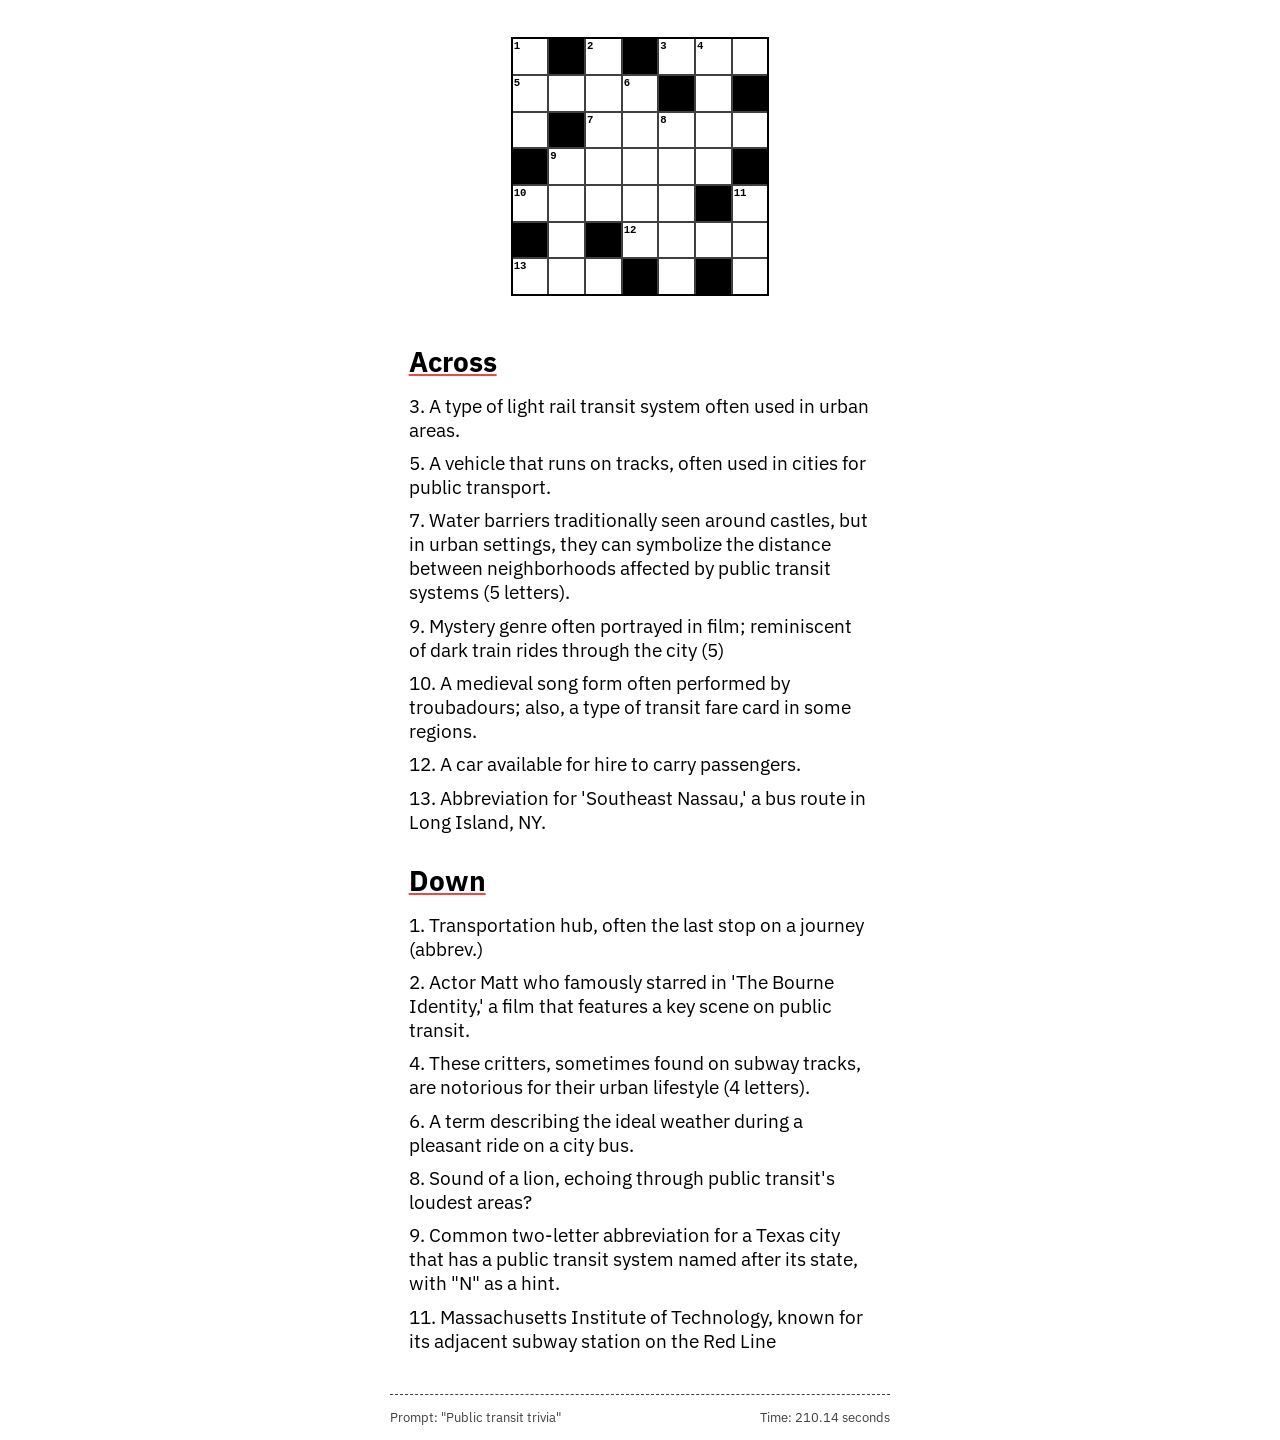
<file: index.html>
<!DOCTYPE html><html lang="en"><head><meta charset="UTF-8" /><meta name="viewport" content="width=device-width, initial-scale=1.0" /><title>María's Crossword</title><link rel="stylesheet" href="crossword.css" /><script src="crossword.js"></script></head><body><table id="grid"><tr><td class="todo"><div class="number" data_number="1">1</div><input type="text" id="0_0" name="S" max_length="1" min_length="1"> </input></td><td class="blank"> </td><td class="todo"><div class="number" data_number="2">2</div><input type="text" id="0_2" name="D" max_length="1" min_length="1"> </input></td><td class="blank"> </td><td class="todo"><div class="number" data_number="3">3</div><input type="text" id="0_4" name="L" max_length="1" min_length="1"> </input></td><td class="todo"><div class="number" data_number="4">4</div><input type="text" id="0_5" name="R" max_length="1" min_length="1"> </input></td><td class="todo"><div class="number" data_number=""></div><input type="text" id="0_6" name="T" max_length="1" min_length="1"> </input></td></tr><tr><td class="todo"><div class="number" data_number="5">5</div><input type="text" id="1_0" name="T" max_length="1" min_length="1"> </input></td><td class="todo"><div class="number" data_number=""></div><input type="text" id="1_1" name="R" max_length="1" min_length="1"> </input></td><td class="todo"><div class="number" data_number=""></div><input type="text" id="1_2" name="A" max_length="1" min_length="1"> </input></td><td class="todo"><div class="number" data_number="6">6</div><input type="text" id="1_3" name="M" max_length="1" min_length="1"> </input></td><td class="blank"> </td><td class="todo"><div class="number" data_number=""></div><input type="text" id="1_5" name="A" max_length="1" min_length="1"> </input></td><td class="blank"> </td></tr><tr><td class="todo"><div class="number" data_number=""></div><input type="text" id="2_0" name="A" max_length="1" min_length="1"> </input></td><td class="blank"> </td><td class="todo"><div class="number" data_number="7">7</div><input type="text" id="2_2" name="M" max_length="1" min_length="1"> </input></td><td class="todo"><div class="number" data_number=""></div><input type="text" id="2_3" name="O" max_length="1" min_length="1"> </input></td><td class="todo"><div class="number" data_number="8">8</div><input type="text" id="2_4" name="A" max_length="1" min_length="1"> </input></td><td class="todo"><div class="number" data_number=""></div><input type="text" id="2_5" name="T" max_length="1" min_length="1"> </input></td><td class="todo"><div class="number" data_number=""></div><input type="text" id="2_6" name="S" max_length="1" min_length="1"> </input></td></tr><tr><td class="blank"> </td><td class="todo"><div class="number" data_number="9">9</div><input type="text" id="3_1" name="N" max_length="1" min_length="1"> </input></td><td class="todo"><div class="number" data_number=""></div><input type="text" id="3_2" name="O" max_length="1" min_length="1"> </input></td><td class="todo"><div class="number" data_number=""></div><input type="text" id="3_3" name="I" max_length="1" min_length="1"> </input></td><td class="todo"><div class="number" data_number=""></div><input type="text" id="3_4" name="R" max_length="1" min_length="1"> </input></td><td class="todo"><div class="number" data_number=""></div><input type="text" id="3_5" name="S" max_length="1" min_length="1"> </input></td><td class="blank"> </td></tr><tr><td class="todo"><div class="number" data_number="10">10</div><input type="text" id="4_0" name="C" max_length="1" min_length="1"> </input></td><td class="todo"><div class="number" data_number=""></div><input type="text" id="4_1" name="A" max_length="1" min_length="1"> </input></td><td class="todo"><div class="number" data_number=""></div><input type="text" id="4_2" name="N" max_length="1" min_length="1"> </input></td><td class="todo"><div class="number" data_number=""></div><input type="text" id="4_3" name="S" max_length="1" min_length="1"> </input></td><td class="todo"><div class="number" data_number=""></div><input type="text" id="4_4" name="O" max_length="1" min_length="1"> </input></td><td class="blank"> </td><td class="todo"><div class="number" data_number="11">11</div><input type="text" id="4_6" name="M" max_length="1" min_length="1"> </input></td></tr><tr><td class="blank"> </td><td class="todo"><div class="number" data_number=""></div><input type="text" id="5_1" name="T" max_length="1" min_length="1"> </input></td><td class="blank"> </td><td class="todo"><div class="number" data_number="12">12</div><input type="text" id="5_3" name="T" max_length="1" min_length="1"> </input></td><td class="todo"><div class="number" data_number=""></div><input type="text" id="5_4" name="A" max_length="1" min_length="1"> </input></td><td class="todo"><div class="number" data_number=""></div><input type="text" id="5_5" name="X" max_length="1" min_length="1"> </input></td><td class="todo"><div class="number" data_number=""></div><input type="text" id="5_6" name="I" max_length="1" min_length="1"> </input></td></tr><tr><td class="todo"><div class="number" data_number="13">13</div><input type="text" id="6_0" name="S" max_length="1" min_length="1"> </input></td><td class="todo"><div class="number" data_number=""></div><input type="text" id="6_1" name="E" max_length="1" min_length="1"> </input></td><td class="todo"><div class="number" data_number=""></div><input type="text" id="6_2" name="N" max_length="1" min_length="1"> </input></td><td class="blank"> </td><td class="todo"><div class="number" data_number=""></div><input type="text" id="6_4" name="R" max_length="1" min_length="1"> </input></td><td class="blank"> </td><td class="todo"><div class="number" data_number=""></div><input type="text" id="6_6" name="T" max_length="1" min_length="1"> </input></td></tr></table><div id="clues"><h2>Across</h2><ul id="across"><li data_number="3">3. A type of light rail transit system often used in urban areas.</li><li data_number="5">5. A vehicle that runs on tracks, often used in cities for public transport.</li><li data_number="7">7. Water barriers traditionally seen around castles, but in urban settings, they can symbolize the distance between neighborhoods affected by public transit systems (5 letters).</li><li data_number="9">9. Mystery genre often portrayed in film; reminiscent of dark train rides through the city (5)</li><li data_number="10">10. A medieval song form often performed by troubadours; also, a type of transit fare card in some regions.</li><li data_number="12">12. A car available for hire to carry passengers.</li><li data_number="13">13. Abbreviation for 'Southeast Nassau,' a bus route in Long Island, NY.</li></ul><h2>Down</h2><ul id="down"><li data_number="1">1. Transportation hub, often the last stop on a journey (abbrev.)</li><li data_number="2">2. Actor Matt who famously starred in 'The Bourne Identity,' a film that features a key scene on public transit.</li><li data_number="4">4. These critters, sometimes found on subway tracks, are notorious for their urban lifestyle (4 letters).</li><li data_number="6">6. A term describing the ideal weather during a pleasant ride on a city bus.</li><li data_number="8">8. Sound of a lion, echoing through public transit's loudest areas?</li><li data_number="9">9. Common two-letter abbreviation for a Texas city that has a public transit system named after its state, with "N" as a hint.</li><li data_number="11">11. Massachusetts Institute of Technology, known for its adjacent subway station on the Red Line</li></ul></div></body><footer><div id="prompt">Prompt: "Public transit trivia"</div><div id="time">Time: 210.14 seconds</div></footer></html>
</file>
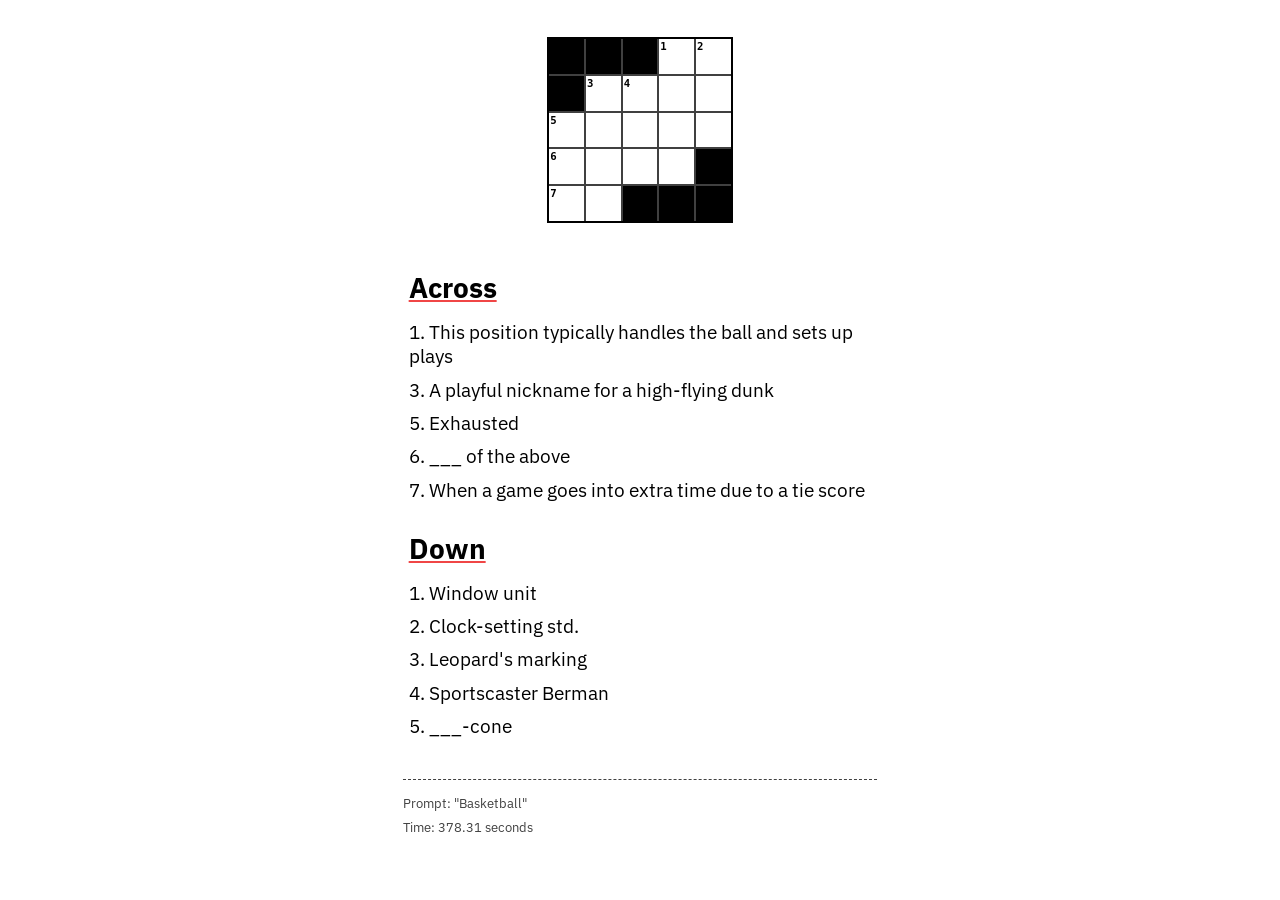
<file: docs/index.html>
<!DOCTYPE html><html lang="en"><head><meta charset="UTF-8" /><meta name="viewport" content="width=device-width, initial-scale=1.0" /><title>María's Crossword</title><link rel="stylesheet" href="crossword.css" /><script src="crossword.js"></script></head><body><table id="grid"><tr><td class="blank"> </td><td class="blank"> </td><td class="blank"> </td><td class="todo"><div class="number" data_number="1">1</div><input type="text" id="0_3" name="P" maxlength="1" minlength="1"> </input></td><td class="todo"><div class="number" data_number="2">2</div><input type="text" id="0_4" name="G" maxlength="1" minlength="1"> </input></td></tr><tr><td class="blank"> </td><td class="todo"><div class="number" data_number="3">3</div><input type="text" id="1_1" name="S" maxlength="1" minlength="1"> </input></td><td class="todo"><div class="number" data_number="4">4</div><input type="text" id="1_2" name="L" maxlength="1" minlength="1"> </input></td><td class="todo"><div class="number" data_number=""></div><input type="text" id="1_3" name="A" maxlength="1" minlength="1"> </input></td><td class="todo"><div class="number" data_number=""></div><input type="text" id="1_4" name="M" maxlength="1" minlength="1"> </input></td></tr><tr><td class="todo"><div class="number" data_number="5">5</div><input type="text" id="2_0" name="S" maxlength="1" minlength="1"> </input></td><td class="todo"><div class="number" data_number=""></div><input type="text" id="2_1" name="P" maxlength="1" minlength="1"> </input></td><td class="todo"><div class="number" data_number=""></div><input type="text" id="2_2" name="E" maxlength="1" minlength="1"> </input></td><td class="todo"><div class="number" data_number=""></div><input type="text" id="2_3" name="N" maxlength="1" minlength="1"> </input></td><td class="todo"><div class="number" data_number=""></div><input type="text" id="2_4" name="T" maxlength="1" minlength="1"> </input></td></tr><tr><td class="todo"><div class="number" data_number="6">6</div><input type="text" id="3_0" name="N" maxlength="1" minlength="1"> </input></td><td class="todo"><div class="number" data_number=""></div><input type="text" id="3_1" name="O" maxlength="1" minlength="1"> </input></td><td class="todo"><div class="number" data_number=""></div><input type="text" id="3_2" name="N" maxlength="1" minlength="1"> </input></td><td class="todo"><div class="number" data_number=""></div><input type="text" id="3_3" name="E" maxlength="1" minlength="1"> </input></td><td class="blank"> </td></tr><tr><td class="todo"><div class="number" data_number="7">7</div><input type="text" id="4_0" name="O" maxlength="1" minlength="1"> </input></td><td class="todo"><div class="number" data_number=""></div><input type="text" id="4_1" name="T" maxlength="1" minlength="1"> </input></td><td class="blank"> </td><td class="blank"> </td><td class="blank"> </td></tr></table><div id="clues"><h2>Across</h2><ul id="across"><li data_number="1">1. This position typically handles the ball and sets up plays</li><li data_number="3">3. A playful nickname for a high-flying dunk</li><li data_number="5">5. Exhausted</li><li data_number="6">6. ___ of the above</li><li data_number="7">7. When a game goes into extra time due to a tie score</li></ul><h2>Down</h2><ul id="down"><li data_number="1">1. Window unit</li><li data_number="2">2. Clock-setting std.</li><li data_number="3">3. Leopard's marking</li><li data_number="4">4. Sportscaster Berman</li><li data_number="5">5. ___-cone</li></ul></div></body><footer><div id="prompt">Prompt: "Basketball"</div><div id="time">Time: 378.31 seconds</div></footer></html>
</file>
<file: crossword.css>
@import url('https://fonts.googleapis.com/css2?family=IBM+Plex+Sans:wght@400;700&family=IBM+Plex+Sans+Mono:wght@400;700&display=swap');

:root {
    --outline: #404040;
    --empty: #ffffff;
    --blocked: #000000;
    --selected: #F04646;
    --next: #f0464653;
    --next-next: #f0464625;
    --prev: #46a6f053;
    --prev-prev: #46a6f025;

}

html {
    min-width: 350px;
}

body {
    font-family: 'IBM Plex Sans', sans-serif;
    max-width: 500px;
    margin: 0 auto;
    padding-bottom: 1em;
    padding-top: 2em;
    font-size: 14pt;
}

#grid {
    border-collapse: collapse;
    margin: auto;
    table-layout: fixed;
    outline: 2px solid var(--blocked);
    outline-offset: -2px;
}

#grid td {
    width: 1.75em;
    height: 1.75em;
    border: 2px solid var(--outline);
    text-align: center;
    vertical-align: middle;
    font-weight: bold;
    font-family: 'IBM Plex Sans Mono', monospace;
}

#grid td input {
    width: 1.75em;
    height: 1.75em;
    border: none;
    text-align: center;
    vertical-align: middle;
    font-weight: bold;
    font-family: 'IBM Plex Sans Mono', monospace;
    font-size: 14pt;
    background-color: transparent;
    outline: none;
    padding: 0;
    margin: 0;
    box-sizing: border-box;
}

#grid td input:focus {
    background-color: var(--selected); 
}

#grid td.blank {
    background-color: var(--blocked);
}

#grid td.todo {
    background-color: var(--empty);
}

#grid .number {
    position: absolute;
    margin-left: 0pt;
    margin-top: 0pt;
    font-size: 8pt;
}

#clues {
    margin: auto;
    padding: 1em;
}

#clues ul {
    list-style-type: none;
    padding: 0;
    margin: 0;
}

#clues ul li {
    margin-bottom: 0.5em;
}

h2 {
    text-align: left;
    margin: 0;
    margin-bottom: 0.5em;
    margin-top: 1em;
    text-decoration: underline;
    text-decoration-color: var(--selected);
}

h1 {
    text-align: center;
    text-decoration: underline;
    text-decoration-color: var(--selected);
    font-size: 24pt;
}

#grid input.next {
    background-color: var(--next);
}

#grid input.nextnext {
    background-color: var(--next-next);
}

#grid input.prev {
    background-color: var(--prev);
}

#grid input.prevprev {
    background-color: var(--prev-prev);
}

footer {
    font-size: 10pt;
    margin-top: 1em;
    margin-bottom: 1em;
    color: var(--outline);
    border-top-style: dashed;
    border-top-width: 1px;
    padding-top: 1em;
}

footer #prompt {
    float: left;
}

footer #time {
    float: right;
}

@media (max-width: 500px) {
    #grid td, #grid td input {
        width: 1.5em;
        height: 1.5em;
        font-size: 12pt;
    }

    #grid .number {
        font-size: 6pt;
    }
}

@media print {
    #grid td, #grid td input {
        width: 1.5em;
        height: 1.5em;
        font-size: 12pt;
    }

    #grid .number {
        font-size: 6pt;
    }

    #clues {
        font-size: 8pt;
    }

    #clues h2 {
        margin-top: 3em;
    }

    #clues ul {
        column-count: 2;
        column-gap: 3em;
    }
    /* don't break li's  over columns */
    #clues ul li {
        break-inside: avoid;
    }
}
</file>
<file: docs/crossword.css>
@import url('https://fonts.googleapis.com/css2?family=IBM+Plex+Sans:wght@400;700&family=IBM+Plex+Sans+Mono:wght@400;700&display=swap');

:root {
    --outline: #404040;
    --empty: #ffffff;
    --blocked: #000000;
    --selected: #F04646;
    --next: #f0464653;
    --next-next: #f0464625;
    --prev: #46a6f053;
    --prev-prev: #46a6f025;

}

html {
    min-width: 350px;
}

body {
    font-family: 'IBM Plex Sans', sans-serif;
    max-width: 500px;
    margin: 0 auto;
    padding-bottom: 1em;
    padding-top: 2em;
    font-size: 14pt;
}

#grid {
    border-collapse: collapse;
    margin: auto;
    table-layout: fixed;
    outline: 2px solid var(--blocked);
    outline-offset: -2px;
}

#grid td {
    width: 1.75em;
    height: 1.75em;
    border: 2px solid var(--outline);
    text-align: center;
    vertical-align: middle;
    font-weight: bold;
    font-family: 'IBM Plex Sans Mono', monospace;
}

#grid td input {
    width: 1.75em;
    height: 1.75em;
    border: none;
    text-align: center;
    vertical-align: middle;
    font-weight: bold;
    font-family: 'IBM Plex Sans Mono', monospace;
    font-size: 14pt;
    background-color: transparent;
    outline: none;
    padding: 0;
    margin: 0;
    box-sizing: border-box;
}

#grid td input:focus {
    background-color: var(--selected); 
}

#grid td.blank {
    background-color: var(--blocked);
}

#grid td.todo {
    background-color: var(--empty);
}

#grid .number {
    position: absolute;
    margin-left: 0pt;
    margin-top: 0pt;
    font-size: 8pt;
}

#clues {
    margin: auto;
    padding: 1em;
}

#clues ul {
    list-style-type: none;
    padding: 0;
    margin: 0;
}

#clues ul li {
    margin-bottom: 0.5em;
}

h2 {
    text-align: left;
    margin: 0;
    margin-bottom: 0.5em;
    margin-top: 1em;
    text-decoration: underline;
    text-decoration-color: var(--selected);
}

h1 {
    text-align: center;
    text-decoration: underline;
    text-decoration-color: var(--selected);
    font-size: 24pt;
}

#grid input.next {
    background-color: var(--next);
}

#grid input.nextnext {
    background-color: var(--next-next);
}

#grid input.prev {
    background-color: var(--prev);
}

#grid input.prevprev {
    background-color: var(--prev-prev);
}

footer {
    font-size: 10pt;
    margin: 1em;
    color: var(--outline);
    border-top-style: dashed;
    border-top-width: 1px;
    padding-top: 1em;
}

footer #prompt, footer #time {
    margin-bottom: 0.5em;
}

@media (max-width: 500px) {
    #grid td, #grid td input {
        width: 1.5em;
        height: 1.5em;
        font-size: 12pt;
    }

    #grid .number {
        font-size: 6pt;
    }
}

@media print {
    #grid td, #grid td input {
        width: 1.5em;
        height: 1.5em;
        font-size: 12pt;
    }

    #grid .number {
        font-size: 6pt;
    }

    #clues {
        font-size: 8pt;
    }

    #clues h2 {
        margin-top: 3em;
    }

    #clues ul {
        column-count: 2;
        column-gap: 3em;
    }
    /* don't break li's  over columns */
    #clues ul li {
        break-inside: avoid;
    }
}
</file>
